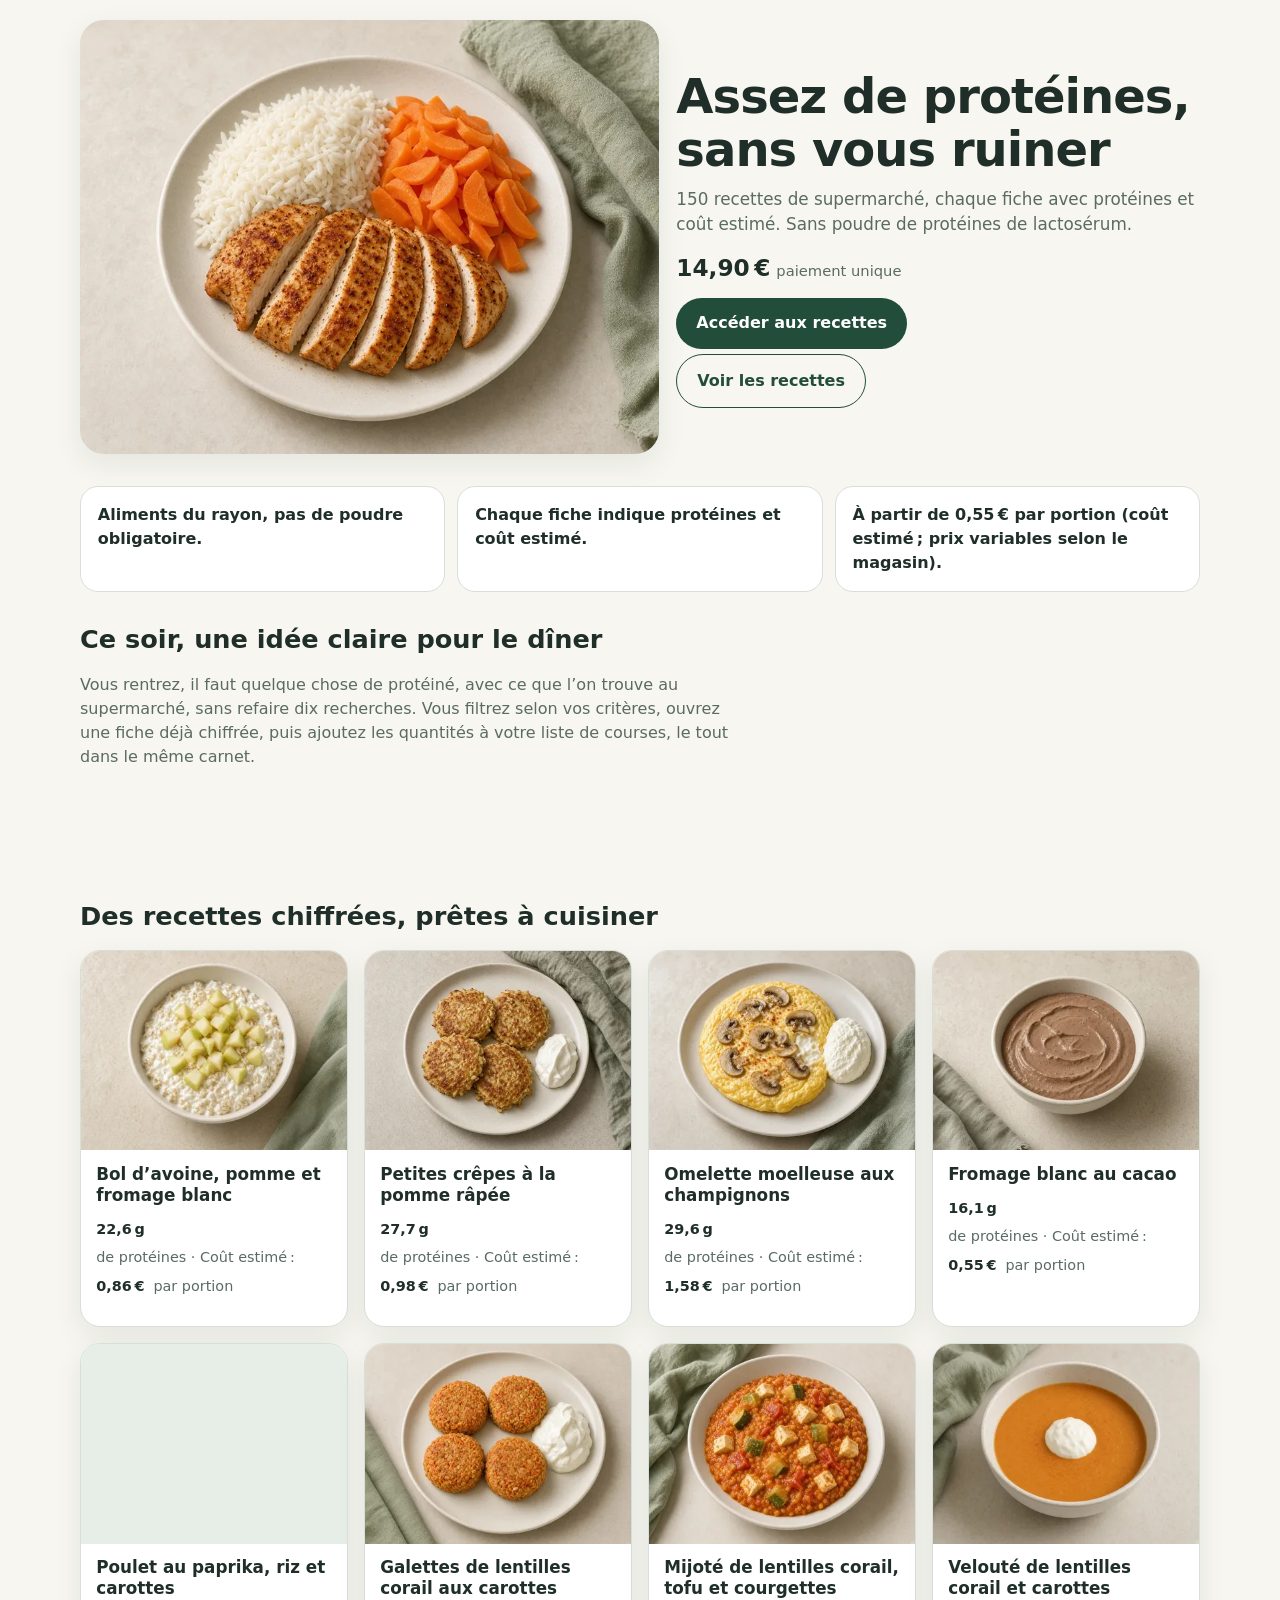
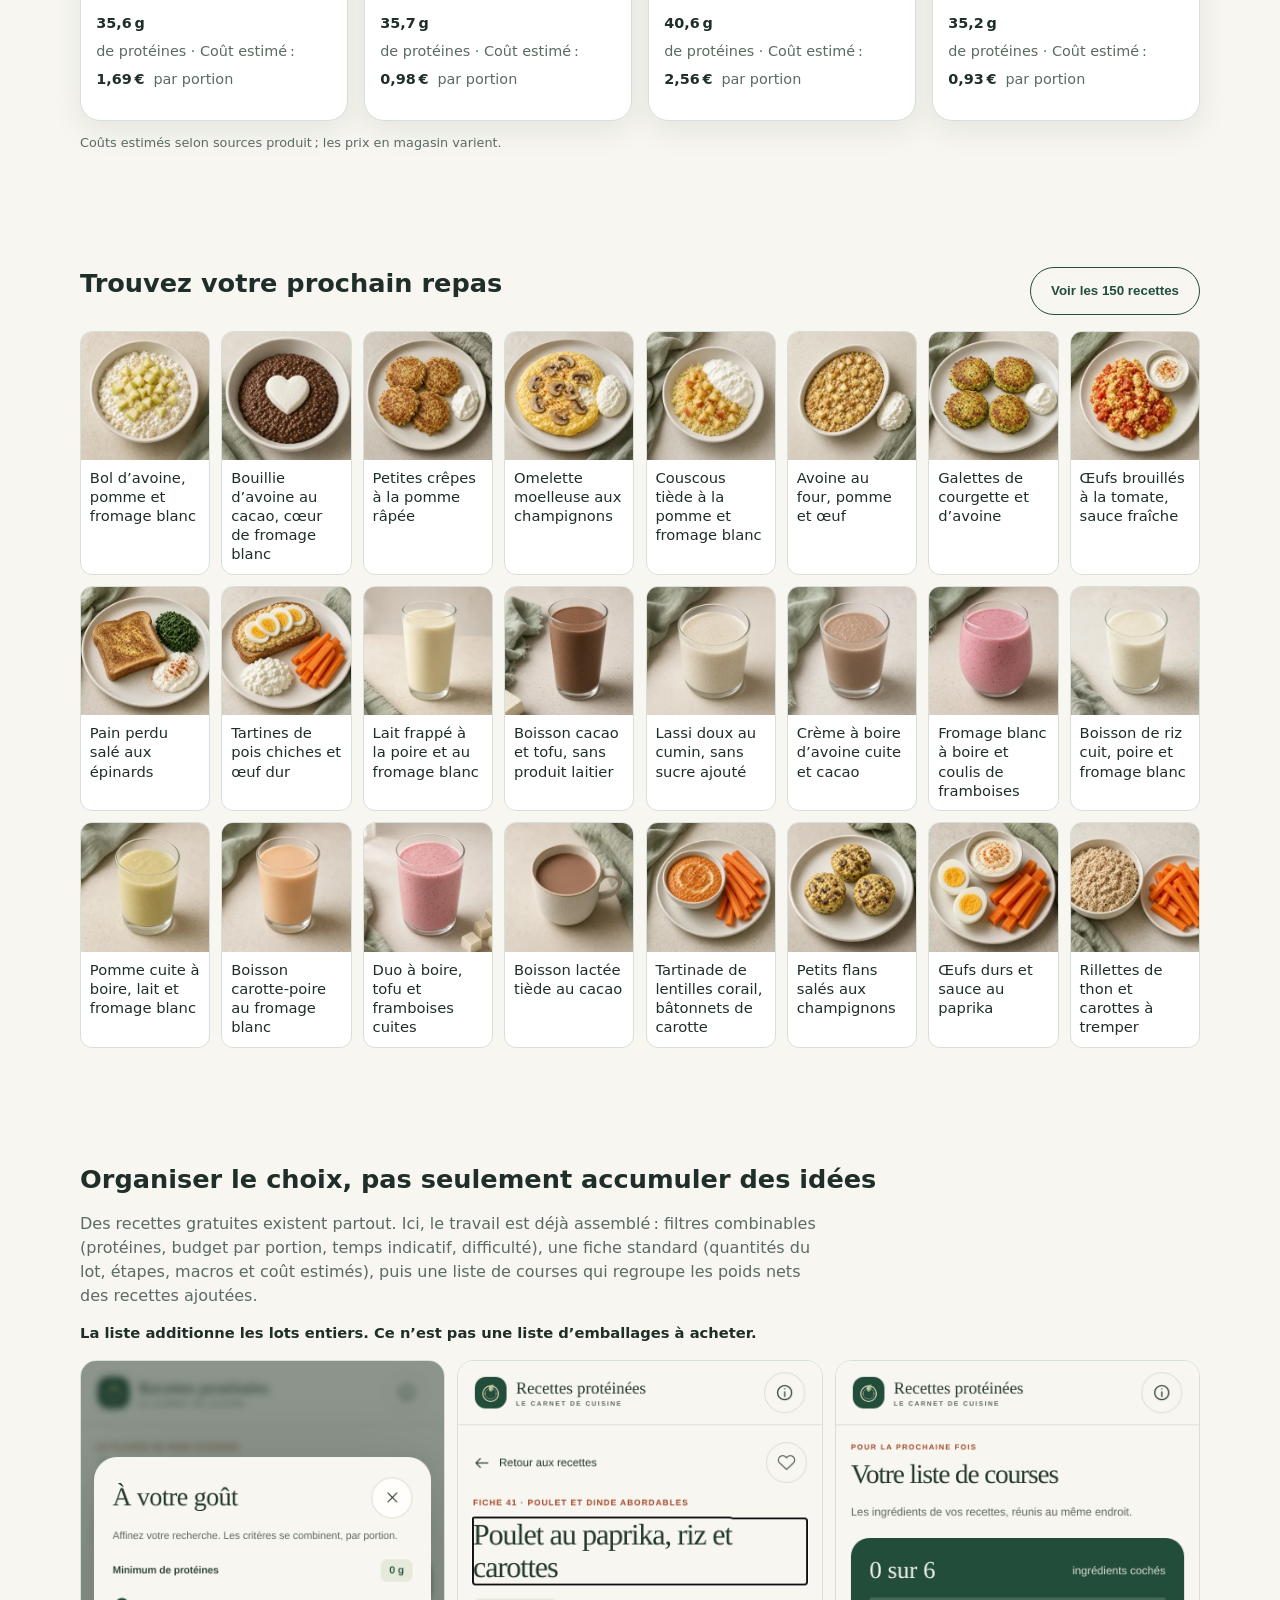
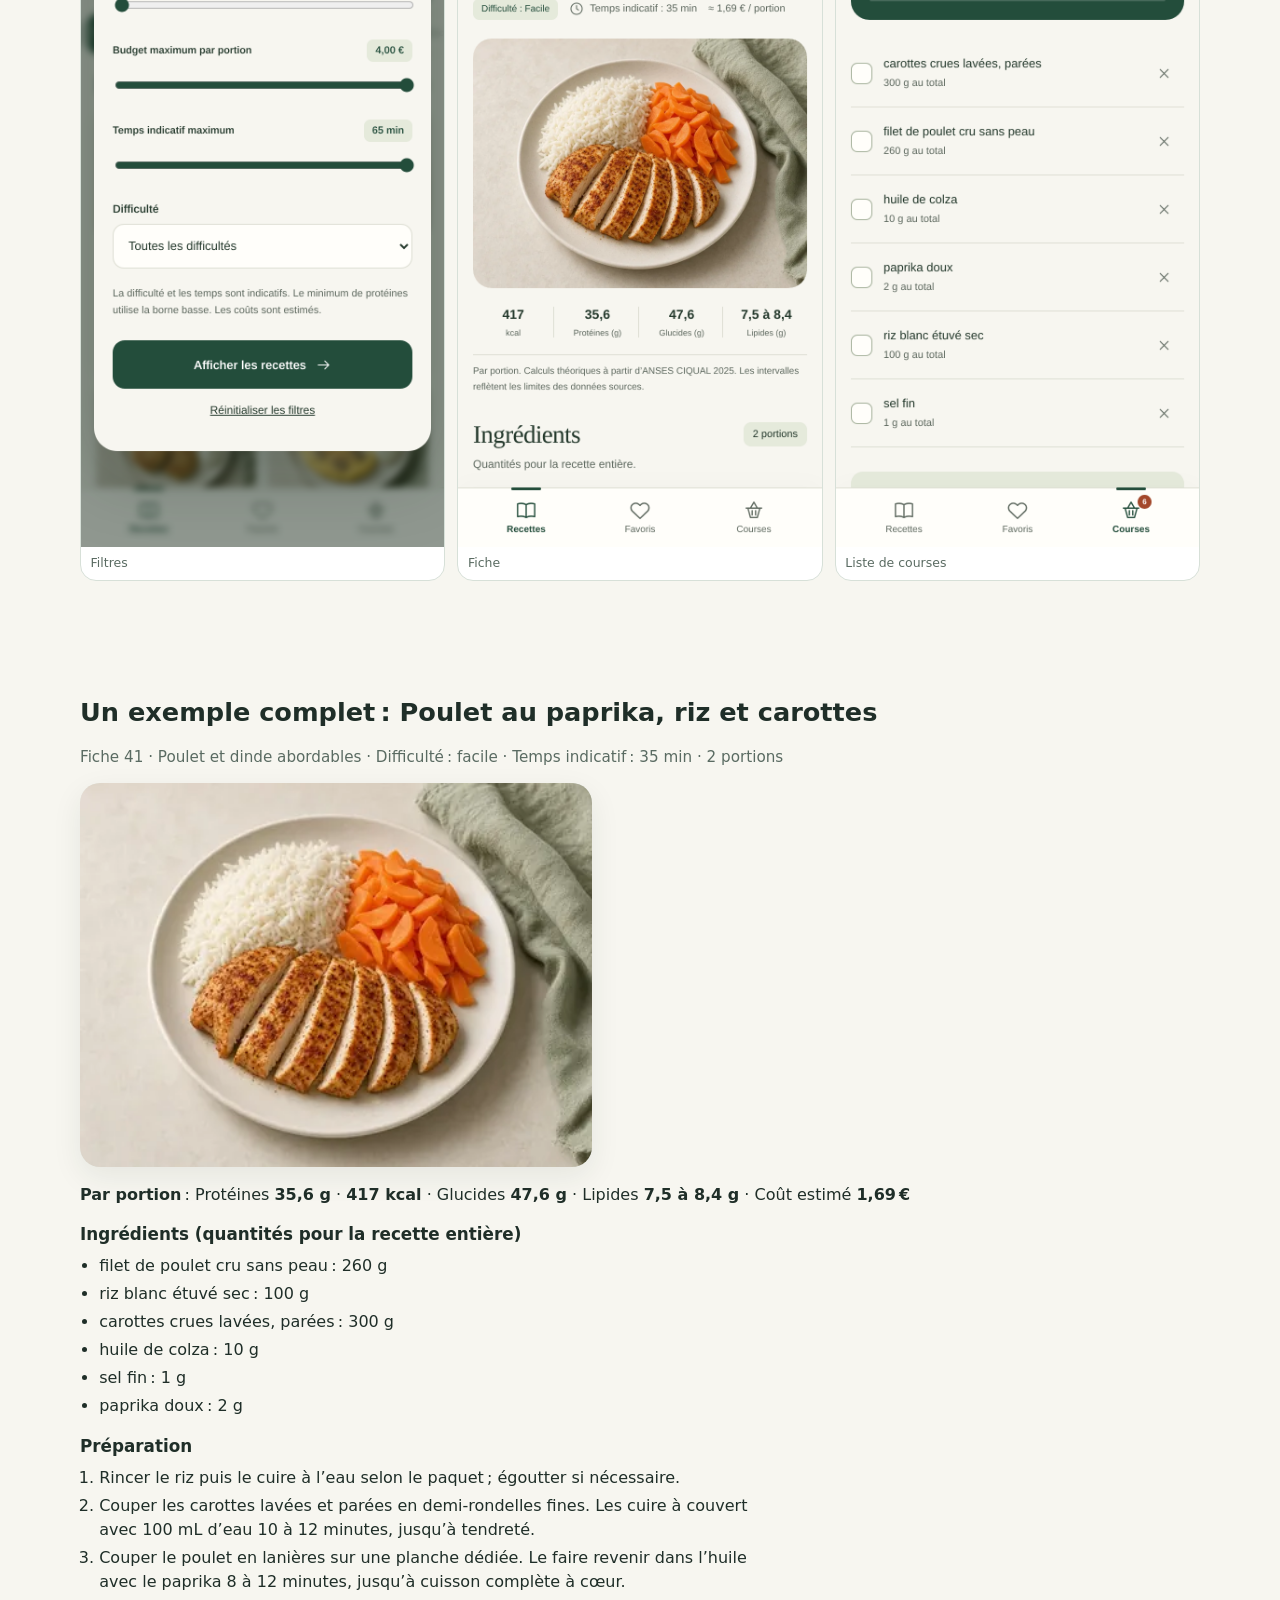
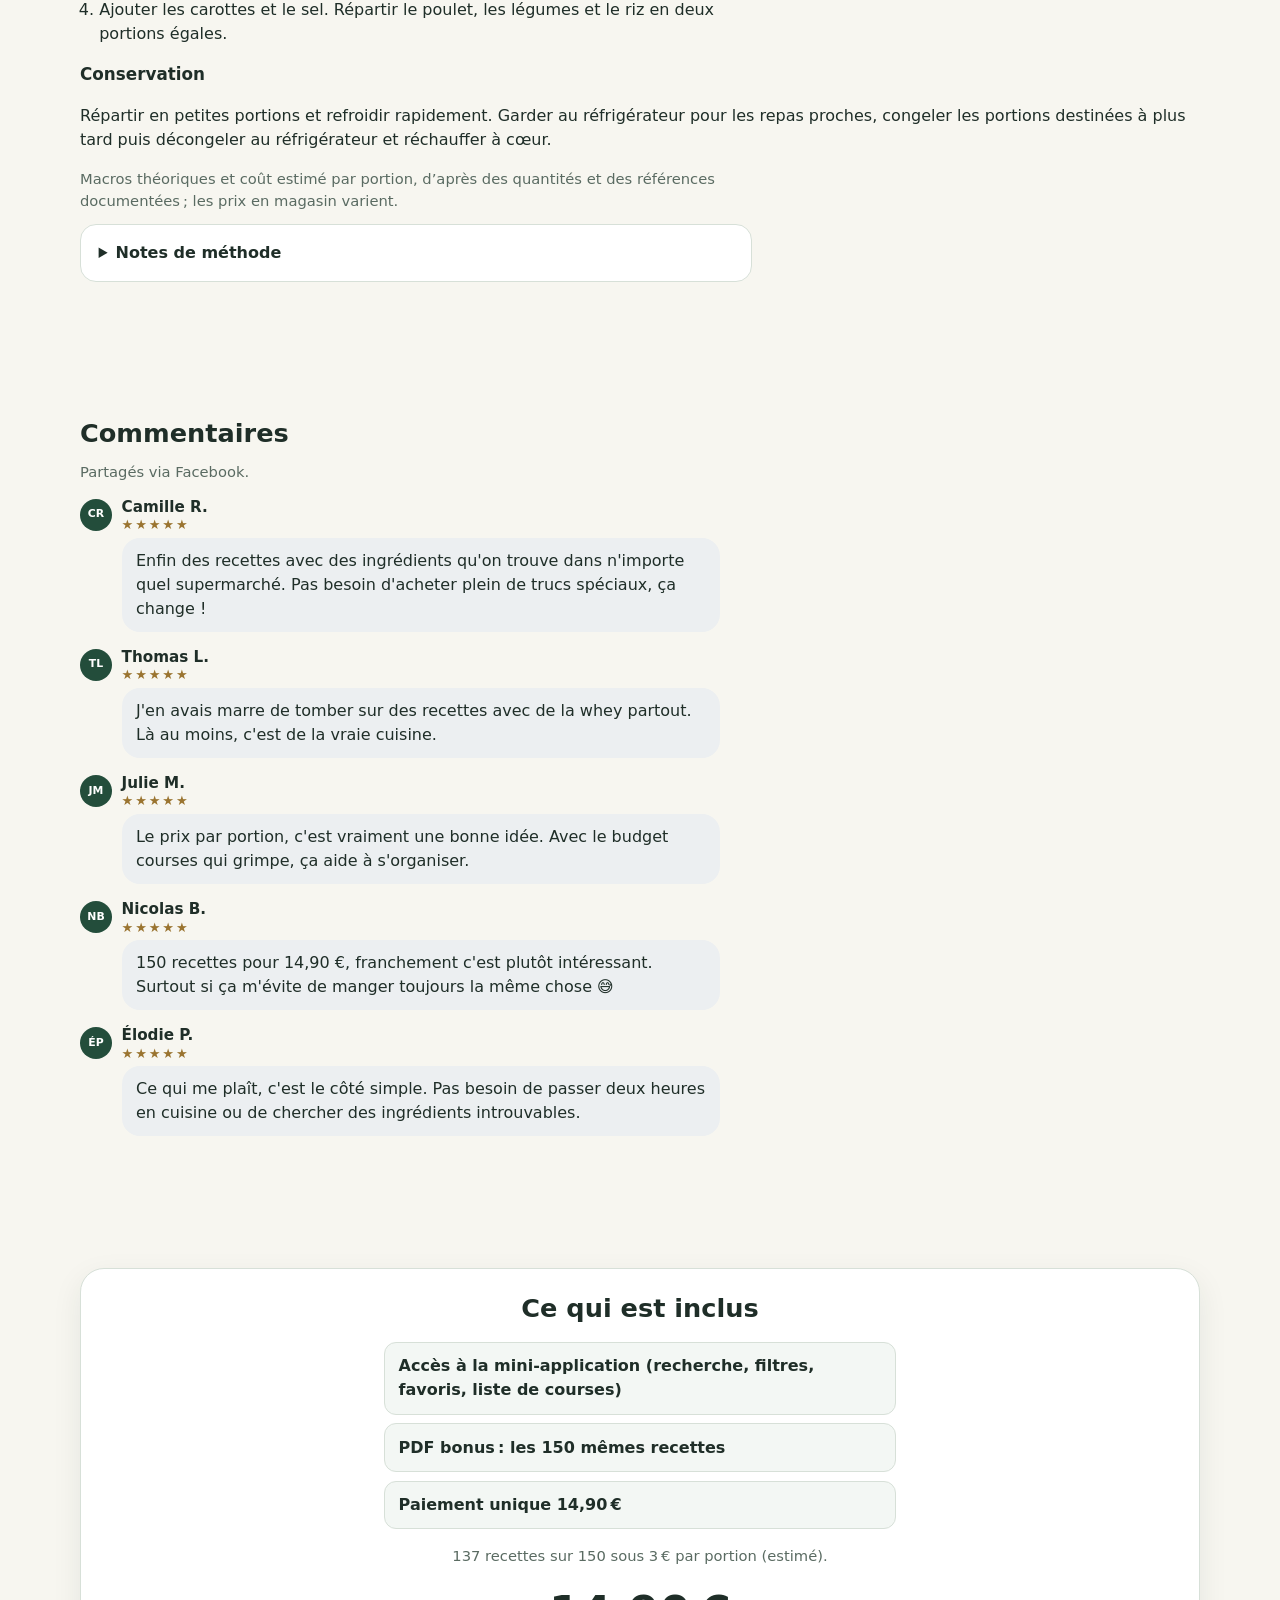
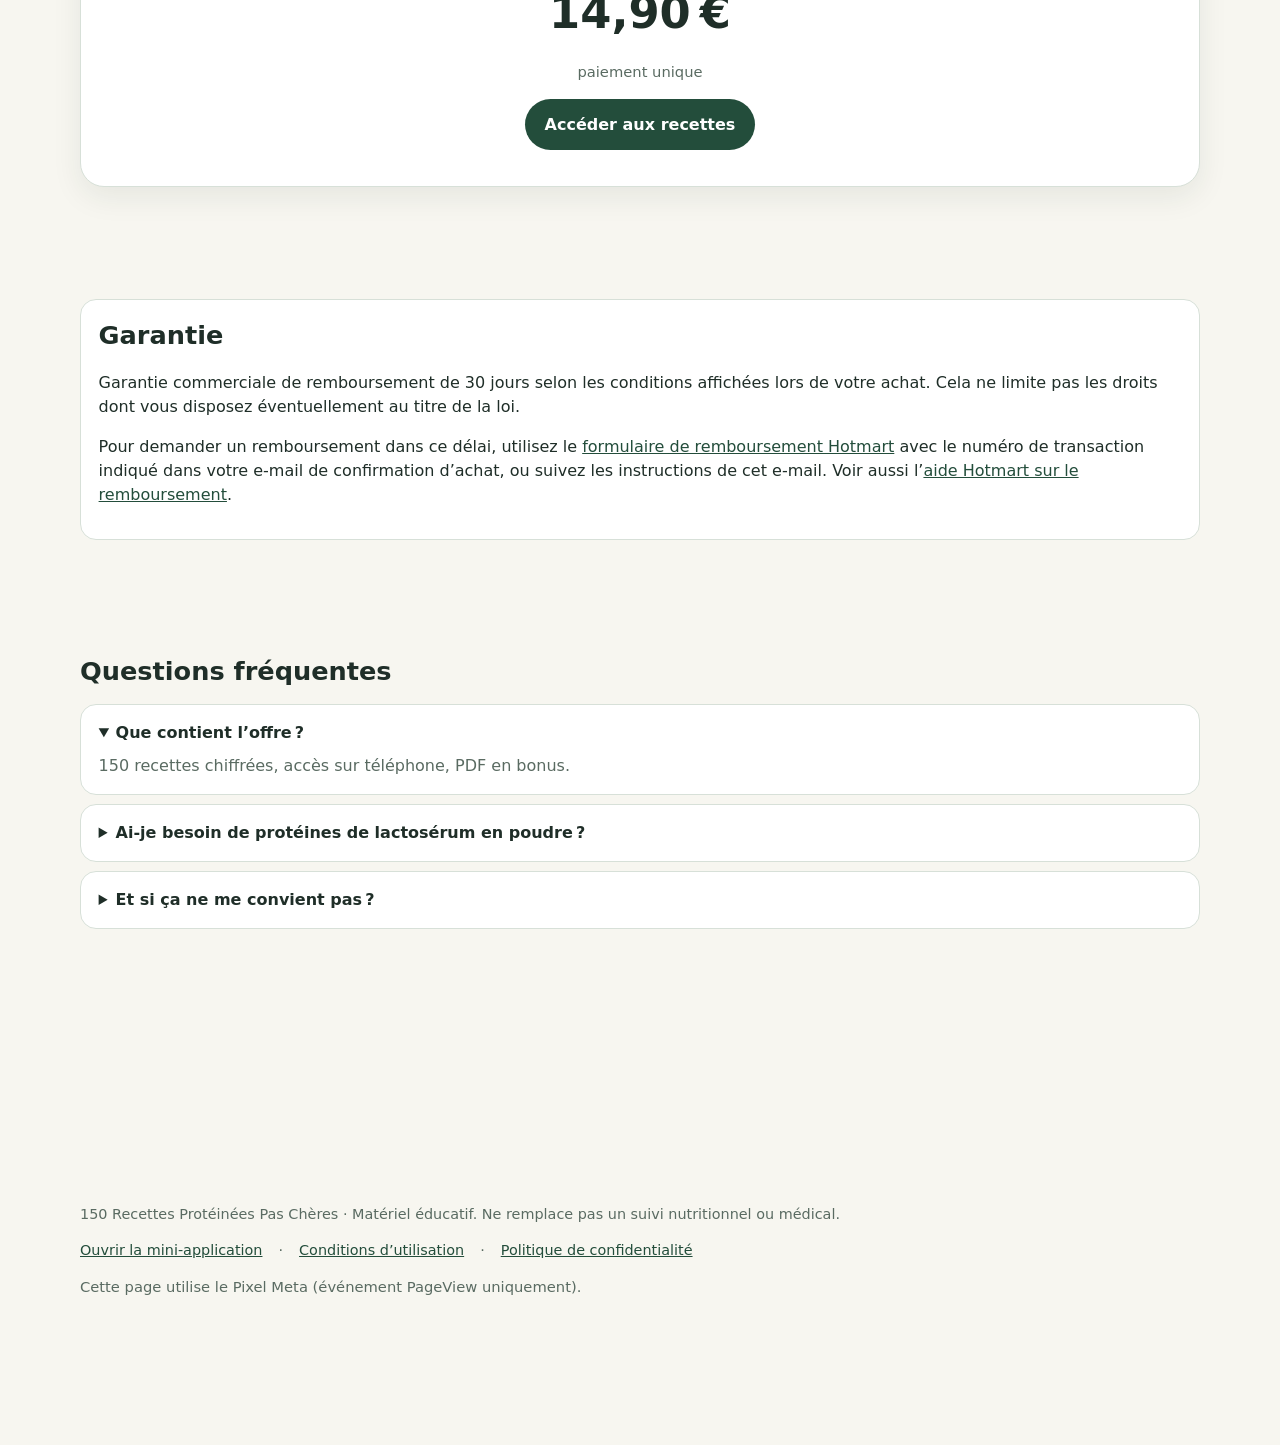
<file: index.html>
<!doctype html>
<html lang="fr-FR">
<head>
<meta charset="utf-8">
<meta name="viewport" content="width=device-width, initial-scale=1">
<title>Assez de protéines, sans vous ruiner</title>
<meta name="description" content="150 recettes de supermarché, chaque fiche avec protéines et coût estimé. Sans poudre de protéines de lactosérum. 14,90 €.">
<meta name="robots" content="noindex,nofollow">
<link rel="icon" type="image/svg+xml" href="img/favicon.svg">
<link rel="stylesheet" href="estilo.css">
<script src="site-config.js"></script>
<script>
(function(){
  var c=window.SITE_CONFIG||{};
  var id=c.pixelId||'';
  if(!id||/PENDENTE/i.test(id)||window.__lpMetaPageView===id)return;
  window.__lpMetaPageView=id;
  !function(f,b,e,v,n,t,s){if(f.fbq)return;n=f.fbq=function(){n.callMethod?n.callMethod.apply(n,arguments):n.queue.push(arguments)};if(!f._fbq)f._fbq=n;n.push=n;n.loaded=!0;n.version='2.0';n.queue=[];t=b.createElement(e);t.async=!0;t.src=v;s=b.getElementsByTagName(e)[0];s.parentNode.insertBefore(t,s)}(window,document,'script','https://connect.facebook.net/en_US/fbevents.js');
  fbq('init',id);fbq('track','PageView');
})();
</script>
</head>
<body>
<main>
<section class="hero" id="topo">
  <div class="wrap hero-grid">
    <figure>
      <img src="img/recettes/41.webp" srcset="img/thumbs/41.webp 400w, img/recettes/41.webp 800w" sizes="(max-width:860px) 100vw, 50vw" width="800" height="600" alt="Poulet au paprika, riz et carottes" fetchpriority="high" decoding="async">
    </figure>
    <div>
      <h1>Assez de protéines, sans vous ruiner</h1>
      <p class="sub">150 recettes de supermarché, chaque fiche avec protéines et coût estimé. Sans poudre de protéines de lactosérum.</p>
      <p class="hero-price"><strong>14,90 €</strong> <span class="micro">paiement unique</span></p>
      <p class="cta-wrap" data-needs-checkout hidden>
        <a class="btn" data-checkout="front" data-cta="hero" hidden>Accéder aux recettes</a>
      </p>
      <p class="cta-wrap"><a class="btn ghost" href="#galerie">Voir les recettes</a></p>
    </div>
  </div>
</section>

<section class="benefits" aria-label="Bénéfices">
  <div class="wrap">
    <ul>
      <li>Aliments du rayon, pas de poudre obligatoire.</li>
      <li>Chaque fiche indique protéines et coût estimé.</li>
      <li>À partir de 0,55 € par portion (coût estimé ; prix variables selon le magasin).</li>
    </ul>
  </div>
</section>

<section class="scene" aria-labelledby="scene-title">
  <div class="wrap">
    <h2 id="scene-title">Ce soir, une idée claire pour le dîner</h2>
    <p>Vous rentrez, il faut quelque chose de protéiné, avec ce que l’on trouve au supermarché, sans refaire dix recherches. Vous filtrez selon vos critères, ouvrez une fiche déjà chiffrée, puis ajoutez les quantités à votre liste de courses, le tout dans le même carnet.</p>
  </div>
</section>

<section class="gallery" id="galerie" aria-label="Galerie vitrine">
  <div class="wrap">
    <h2>Des recettes chiffrées, prêtes à cuisiner</h2>
    <div class="cards">
<article class="card"><div class="media"><img src="img/recettes/1.webp" srcset="img/thumbs/1.webp 400w, img/recettes/1.webp 800w" sizes="(max-width:560px) 100vw, (max-width:980px) 50vw, 25vw" width="800" height="600" alt="Bol d’avoine, pomme et fromage blanc" loading="lazy" decoding="async"></div><div class="body"><h3>Bol d’avoine, pomme et fromage blanc</h3><p class="meta"><strong>22,6 g</strong> de protéines · Coût estimé : <strong>0,86 €</strong> par portion</p></div></article>
<article class="card"><div class="media"><img src="img/recettes/3.webp" srcset="img/thumbs/3.webp 400w, img/recettes/3.webp 800w" sizes="(max-width:560px) 100vw, (max-width:980px) 50vw, 25vw" width="800" height="600" alt="Petites crêpes à la pomme râpée" loading="lazy" decoding="async"></div><div class="body"><h3>Petites crêpes à la pomme râpée</h3><p class="meta"><strong>27,7 g</strong> de protéines · Coût estimé : <strong>0,98 €</strong> par portion</p></div></article>
<article class="card"><div class="media"><img src="img/recettes/4.webp" srcset="img/thumbs/4.webp 400w, img/recettes/4.webp 800w" sizes="(max-width:560px) 100vw, (max-width:980px) 50vw, 25vw" width="800" height="600" alt="Omelette moelleuse aux champignons" loading="lazy" decoding="async"></div><div class="body"><h3>Omelette moelleuse aux champignons</h3><p class="meta"><strong>29,6 g</strong> de protéines · Coût estimé : <strong>1,58 €</strong> par portion</p></div></article>
<article class="card"><div class="media"><img src="img/recettes/31.webp" srcset="img/thumbs/31.webp 400w, img/recettes/31.webp 800w" sizes="(max-width:560px) 100vw, (max-width:980px) 50vw, 25vw" width="800" height="600" alt="Fromage blanc au cacao" loading="lazy" decoding="async"></div><div class="body"><h3>Fromage blanc au cacao</h3><p class="meta"><strong>16,1 g</strong> de protéines · Coût estimé : <strong>0,55 €</strong> par portion</p></div></article>
<article class="card"><div class="media"><img src="img/recettes/41.webp" srcset="img/thumbs/41.webp 400w, img/recettes/41.webp 800w" sizes="(max-width:560px) 100vw, (max-width:980px) 50vw, 25vw" width="800" height="600" alt="Poulet au paprika, riz et carottes" loading="eager" decoding="async" fetchpriority="high"></div><div class="body"><h3>Poulet au paprika, riz et carottes</h3><p class="meta"><strong>35,6 g</strong> de protéines · Coût estimé : <strong>1,69 €</strong> par portion</p></div></article>
<article class="card"><div class="media"><img src="img/recettes/71.webp" srcset="img/thumbs/71.webp 400w, img/recettes/71.webp 800w" sizes="(max-width:560px) 100vw, (max-width:980px) 50vw, 25vw" width="800" height="600" alt="Galettes de lentilles corail aux carottes" loading="lazy" decoding="async"></div><div class="body"><h3>Galettes de lentilles corail aux carottes</h3><p class="meta"><strong>35,7 g</strong> de protéines · Coût estimé : <strong>0,98 €</strong> par portion</p></div></article>
<article class="card"><div class="media"><img src="img/recettes/77.webp" srcset="img/thumbs/77.webp 400w, img/recettes/77.webp 800w" sizes="(max-width:560px) 100vw, (max-width:980px) 50vw, 25vw" width="800" height="600" alt="Mijoté de lentilles corail, tofu et courgettes" loading="lazy" decoding="async"></div><div class="body"><h3>Mijoté de lentilles corail, tofu et courgettes</h3><p class="meta"><strong>40,6 g</strong> de protéines · Coût estimé : <strong>2,56 €</strong> par portion</p></div></article>
<article class="card"><div class="media"><img src="img/recettes/141.webp" srcset="img/thumbs/141.webp 400w, img/recettes/141.webp 800w" sizes="(max-width:560px) 100vw, (max-width:980px) 50vw, 25vw" width="800" height="600" alt="Velouté de lentilles corail et carottes" loading="lazy" decoding="async"></div><div class="body"><h3>Velouté de lentilles corail et carottes</h3><p class="meta"><strong>35,2 g</strong> de protéines · Coût estimé : <strong>0,93 €</strong> par portion</p></div></article>
    </div>
    <p class="legend">Coûts estimés selon sources produit ; les prix en magasin varient.</p>
  </div>
</section>

<section class="catalog" aria-labelledby="catalog-title">
  <div class="wrap">
    <div class="catalog-head">
      <h2 id="catalog-title">Trouvez votre prochain repas</h2>
      <button type="button" class="btn ghost" id="toggle-grid" aria-expanded="false" aria-controls="grid150">Voir les 150 recettes</button>
    </div>
    <div class="grid150" id="grid150"></div>
  </div>
</section>

<section class="demo" aria-labelledby="demo-title">
  <div class="wrap">
    <h2 id="demo-title">Organiser le choix, pas seulement accumuler des idées</h2>
    <p>Des recettes gratuites existent partout. Ici, le travail est déjà assemblé : filtres combinables (protéines, budget par portion, temps indicatif, difficulté), une fiche standard (quantités du lot, étapes, macros et coût estimés), puis une liste de courses qui regroupe les poids nets des recettes ajoutées.</p>
    <p class="micro demo-micro">La liste additionne les lots entiers. Ce n’est pas une liste d’emballages à acheter.</p>
    <div class="shots shots-3">
      <figure><img loading="lazy" decoding="async" src="img/app-05-filtres.png" width="390" height="844" alt="Filtres"><figcaption>Filtres</figcaption></figure>
      <figure><img loading="lazy" decoding="async" src="img/app-07-fiche.png" width="390" height="844" alt="Fiche"><figcaption>Fiche</figcaption></figure>
      <figure><img loading="lazy" decoding="async" src="img/app-10-courses.png" width="390" height="844" alt="Liste de courses"><figcaption>Liste de courses</figcaption></figure>
    </div>
  </div>
</section>

<section class="exemple" id="exemple-41" aria-labelledby="exemple-title">
  <div class="wrap">
    <h2 id="exemple-title">Un exemple complet : Poulet au paprika, riz et carottes</h2>
    <p class="exemple-meta">Fiche 41 · Poulet et dinde abordables · Difficulté : facile · Temps indicatif : 35 min · 2 portions</p>
    <figure class="exemple-visuel">
      <img src="img/recettes/41.webp" srcset="img/thumbs/41.webp 400w, img/recettes/41.webp 800w" sizes="(max-width:860px) 100vw, 480px" width="800" height="600" alt="Poulet au paprika, riz et carottes" loading="lazy" decoding="async">
    </figure>
    <p class="exemple-macros"><strong>Par portion</strong> : Protéines <strong>35,6 g</strong> · <strong>417 kcal</strong> · Glucides <strong>47,6 g</strong> · Lipides <strong>7,5 à 8,4 g</strong> · Coût estimé <strong>1,69 €</strong></p>
    <h3 class="exemple-sub">Ingrédients (quantités pour la recette entière)</h3>
    <ul class="exemple-ing">
      <li>filet de poulet cru sans peau : 260 g</li>
      <li>riz blanc étuvé sec : 100 g</li>
      <li>carottes crues lavées, parées : 300 g</li>
      <li>huile de colza : 10 g</li>
      <li>sel fin : 1 g</li>
      <li>paprika doux : 2 g</li>
    </ul>
    <h3 class="exemple-sub">Préparation</h3>
    <ol class="exemple-steps">
      <li>Rincer le riz puis le cuire à l’eau selon le paquet ; égoutter si nécessaire.</li>
      <li>Couper les carottes lavées et parées en demi-rondelles fines. Les cuire à couvert avec 100 mL d’eau 10 à 12 minutes, jusqu’à tendreté.</li>
      <li>Couper le poulet en lanières sur une planche dédiée. Le faire revenir dans l’huile avec le paprika 8 à 12 minutes, jusqu’à cuisson complète à cœur.</li>
      <li>Ajouter les carottes et le sel. Répartir le poulet, les légumes et le riz en deux portions égales.</li>
    </ol>
    <h3 class="exemple-sub">Conservation</h3>
    <p>Répartir en petites portions et refroidir rapidement. Garder au réfrigérateur pour les repas proches, congeler les portions destinées à plus tard puis décongeler au réfrigérateur et réchauffer à cœur.</p>
    <p class="exemple-methode">Macros théoriques et coût estimé par portion, d’après des quantités et des références documentées ; les prix en magasin varient.</p>
    <details class="exemple-notes">
      <summary>Notes de méthode</summary>
      <div class="resp">Macros calculées à partir de la table CIQUAL 2025 (ANSES, Licence Ouverte 2.0) : somme (grammes × nutriment/100) divisée par le nombre de portions. Coût estimé : somme (grammes × prix de référence / masse commerciale, avec rendements documentés) divisée par les portions. Eau, énergie et équipement exclus. Ces recettes n’ont pas été testées en cuisine. Ce n’est pas un avis médical.</div>
    </details>
  </div>
</section>

<section class="commentaires" id="commentaires" aria-labelledby="commentaires-title">
  <div class="wrap">
    <h2 id="commentaires-title">Commentaires</h2>
    <p class="micro commentaires-source">Partagés via Facebook.</p>
    <ul class="commentaires-list">
      <li>
        <article class="commentaire">
          <div class="commentaire-tete">
            <span class="commentaire-avatar" aria-hidden="true">CR</span>
            <div>
              <p class="commentaire-nom">Camille R.</p>
              <p class="etoiles" role="img" aria-label="5 sur 5"><span aria-hidden="true">★★★★★</span></p>
            </div>
          </div>
          <blockquote class="commentaire-bulle">
            <p>Enfin des recettes avec des ingrédients qu'on trouve dans n'importe quel supermarché. Pas besoin d'acheter plein de trucs spéciaux, ça change !</p>
          </blockquote>
        </article>
      </li>
      <li>
        <article class="commentaire">
          <div class="commentaire-tete">
            <span class="commentaire-avatar" aria-hidden="true">TL</span>
            <div>
              <p class="commentaire-nom">Thomas L.</p>
              <p class="etoiles" role="img" aria-label="5 sur 5"><span aria-hidden="true">★★★★★</span></p>
            </div>
          </div>
          <blockquote class="commentaire-bulle">
            <p>J'en avais marre de tomber sur des recettes avec de la whey partout. Là au moins, c'est de la vraie cuisine.</p>
          </blockquote>
        </article>
      </li>
      <li>
        <article class="commentaire">
          <div class="commentaire-tete">
            <span class="commentaire-avatar" aria-hidden="true">JM</span>
            <div>
              <p class="commentaire-nom">Julie M.</p>
              <p class="etoiles" role="img" aria-label="5 sur 5"><span aria-hidden="true">★★★★★</span></p>
            </div>
          </div>
          <blockquote class="commentaire-bulle">
            <p>Le prix par portion, c'est vraiment une bonne idée. Avec le budget courses qui grimpe, ça aide à s'organiser.</p>
          </blockquote>
        </article>
      </li>
      <li>
        <article class="commentaire">
          <div class="commentaire-tete">
            <span class="commentaire-avatar" aria-hidden="true">NB</span>
            <div>
              <p class="commentaire-nom">Nicolas B.</p>
              <p class="etoiles" role="img" aria-label="5 sur 5"><span aria-hidden="true">★★★★★</span></p>
            </div>
          </div>
          <blockquote class="commentaire-bulle">
            <p>150 recettes pour 14,90 €, franchement c'est plutôt intéressant. Surtout si ça m'évite de manger toujours la même chose 😅</p>
          </blockquote>
        </article>
      </li>
      <li>
        <article class="commentaire">
          <div class="commentaire-tete">
            <span class="commentaire-avatar" aria-hidden="true">ÉP</span>
            <div>
              <p class="commentaire-nom">Élodie P.</p>
              <p class="etoiles" role="img" aria-label="5 sur 5"><span aria-hidden="true">★★★★★</span></p>
            </div>
          </div>
          <blockquote class="commentaire-bulle">
            <p>Ce qui me plaît, c'est le côté simple. Pas besoin de passer deux heures en cuisine ou de chercher des ingrédients introuvables.</p>
          </blockquote>
        </article>
      </li>
    </ul>
  </div>
</section>

<section class="offer" id="offre">
  <div class="wrap">
    <div class="offer-box">
      <h2>Ce qui est inclus</h2>
      <ul class="stack">
        <li>Accès à la mini-application (recherche, filtres, favoris, liste de courses)</li>
        <li>PDF bonus : les 150 mêmes recettes</li>
        <li>Paiement unique <strong>14,90 €</strong></li>
      </ul>
      <p class="micro stack-note">137 recettes sur 150 sous 3 € par portion (estimé).</p>
      <p class="preco">14,90 €</p>
      <p class="micro">paiement unique</p>
      <p class="cta-wrap" style="margin-top:1rem" data-needs-checkout hidden>
        <a class="btn" data-checkout="front" data-cta="offre" hidden>Accéder aux recettes</a>
      </p>
    </div>
  </div>
</section>

<section class="garantie">
  <div class="wrap">
    <div class="garantie-box">
      <h2>Garantie</h2>
      <p>Garantie commerciale de remboursement de 30 jours selon les conditions affichées lors de votre achat. Cela ne limite pas les droits dont vous disposez éventuellement au titre de la loi.</p>
      <p>Pour demander un remboursement dans ce délai, utilisez le <a href="https://refund.hotmart.com/" rel="noopener noreferrer" target="_blank">formulaire de remboursement Hotmart</a> avec le numéro de transaction indiqué dans votre e-mail de confirmation d’achat, ou suivez les instructions de cet e-mail. Voir aussi l’<a href="https://help.hotmart.com/fr/article/360061973392/comment-demander-le-remboursement-de-mon-achat-" rel="noopener noreferrer" target="_blank">aide Hotmart sur le remboursement</a>.</p>
    </div>
  </div>
</section>

<section class="faq" aria-label="Questions fréquentes">
  <div class="wrap">
    <h2>Questions fréquentes</h2>
    <details open><summary>Que contient l’offre ?</summary><div class="resp">150 recettes chiffrées, accès sur téléphone, PDF en bonus.</div></details>
    <details><summary>Ai-je besoin de protéines de lactosérum en poudre ?</summary><div class="resp">Non. Les recettes partent d’aliments de supermarché, sans ajout de poudre de protéines de lactosérum.</div></details>
    <details><summary>Et si ça ne me convient pas ?</summary><div class="resp">Garantie commerciale de remboursement de 30 jours selon les conditions affichées lors de votre achat, sans préjudice de vos droits légaux éventuels. Pour en faire la demande, utilisez le <a href="https://refund.hotmart.com/" rel="noopener noreferrer" target="_blank">formulaire de remboursement Hotmart</a> avec le numéro de transaction de votre e-mail de confirmation d’achat, ou suivez les instructions de cet e-mail (<a href="https://help.hotmart.com/fr/article/360061973392/comment-demander-le-remboursement-de-mon-achat-" rel="noopener noreferrer" target="_blank">aide Hotmart</a>).</div></details>
  </div>
</section>

</main>

<footer>
  <div class="wrap">
    <p>150 Recettes Protéinées Pas Chères · Matériel éducatif. Ne remplace pas un suivi nutritionnel ou médical.</p>
    <p class="links"><a data-app-link hidden>Ouvrir la mini-application</a><span data-app-sep hidden> · </span><a href="cgv/">Conditions d’utilisation</a><span> · </span><a href="confidentialite/">Politique de confidentialité</a></p>
    <p class="micro" data-pixel-note hidden>Cette page utilise le Pixel Meta (événement PageView uniquement).</p>
  </div>
</footer>

<aside class="barra-compra" hidden aria-hidden="true" inert>
  <div class="dentro">
    <p style="margin:0;font-size:13px;line-height:1.2"><strong>14,90 €</strong><br><span class="micro">paiement unique</span></p>
    <a class="btn" data-checkout="front" data-cta="sticky" tabindex="-1" hidden>Accéder aux recettes</a>
  </div>
</aside>

<script src="typographie.js"></script>
<script>
(function(){
  var c=window.SITE_CONFIG||{};
  var url=(c.checkoutUrl||'').trim();
  var hasCheckout=!!url && !/PENDENTE/i.test(url) && /^https?:\/\//i.test(url);
  function pickTrackingParams(){
    /* Whitelist only: utm_* and fbclid. Never forward off, checkoutMode, email or any other query key.
       Hotmart xcod is whatever the LabOfertas script writes on the link (lv_ + its own session).
       Do not invent a session and do not copy xcod from the landing query: a non-lv value makes that script leave the link untouched. */
    var out=[];
    try{
      var sp=new URLSearchParams(location.search);
      sp.forEach(function(val,key){
        var k=String(key||'');
        var kl=k.toLowerCase();
        if(kl==='fbclid' || kl.indexOf('utm_')===0){
          if(val!=null && String(val)!=='') out.push([k,String(val)]);
        }
      });
    }catch(e){}
    return out;
  }
  function buildCheckoutHref(base){
    var u;
    try{ u=new URL(base); }catch(e){ return base; }
    pickTrackingParams().forEach(function(pair){
      u.searchParams.set(pair[0], pair[1]);
    });
    return u.toString();
  }
  function applyCheckoutHref(a){
    if(!hasCheckout){ a.removeAttribute('href'); a.hidden=true; return; }
    a.href=buildCheckoutHref(url); a.hidden=false; a.removeAttribute('aria-disabled');
  }
  document.querySelectorAll('[data-needs-checkout]').forEach(function(el){
    el.hidden=!hasCheckout;
  });
  document.querySelectorAll('[data-checkout="front"]').forEach(applyCheckoutHref);
  var appUrl=(c.appUrl||'').trim();
  var appLink=document.querySelector('[data-app-link]');
  var appSep=document.querySelector('[data-app-sep]');
  if(appLink){
    if(appUrl){ appLink.href=appUrl; appLink.hidden=false; if(appSep) appSep.hidden=false; }
    else { appLink.removeAttribute('href'); appLink.hidden=true; if(appSep) appSep.hidden=true; }
  }
  var bar=document.querySelector('.barra-compra');
  if(bar){
    if(!hasCheckout){
      bar.hidden=true;
      bar.classList.remove('on');
      bar.setAttribute('aria-hidden','true');
      bar.setAttribute('inert','');
      document.documentElement.classList.remove('has-sticky');
    } else {
      /* Clearance stays on so the bar can show and hide without shifting layout.
         The bar itself is on only while no inline purchase CTA is in the viewport. */
      document.documentElement.classList.add('has-sticky');
      var inline=[];
      document.querySelectorAll('[data-checkout="front"]').forEach(function(el){
        if(el.getAttribute('data-cta')!=='sticky') inline.push(el);
      });
      var link=bar.querySelector('a');
      function inlineOnScreen(){
        var h=window.innerHeight||document.documentElement.clientHeight;
        var w=window.innerWidth||document.documentElement.clientWidth;
        for(var i=0;i<inline.length;i++){
          var el=inline[i];
          if(el.hidden) continue;
          var r=el.getBoundingClientRect();
          if(r.width<1||r.height<1) continue;
          if(r.bottom>0&&r.right>0&&r.top<h&&r.left<w) return true;
        }
        return false;
      }
      function syncBar(){
        var show=!inlineOnScreen();
        var shown=bar.classList.contains('on')&&!bar.hidden;
        if(show===shown) return;
        if(show){
          bar.hidden=false;
          bar.classList.add('on');
          bar.setAttribute('aria-hidden','false');
          bar.removeAttribute('inert');
          if(link) link.tabIndex=0;
        }else{
          if(bar.contains(document.activeElement)) document.activeElement.blur();
          if(link) link.tabIndex=-1;
          bar.classList.remove('on');
          bar.setAttribute('aria-hidden','true');
          bar.setAttribute('inert','');
          bar.hidden=true;
        }
      }
      syncBar();
      if(window.IntersectionObserver&&inline.length){
        var io=new IntersectionObserver(function(){ syncBar(); },{threshold:[0]});
        inline.forEach(function(el){ io.observe(el); });
      }
      window.addEventListener('scroll',syncBar,{passive:true});
      window.addEventListener('resize',syncBar);
      window.addEventListener('orientationchange',syncBar);
    }
  }
  if(c.labofertasScript && !/PENDENTE/i.test(c.labofertasScript) && !document.querySelector('script[data-lp-labofertas]')){
    var s=document.createElement('script');
    s.async=true;
    s.src=c.labofertasScript;
    s.setAttribute('data-lp-labofertas','1');
    document.head.appendChild(s);
  }
  if(c.pixelId && !/PENDENTE/i.test(c.pixelId)){
    var note=document.querySelector('[data-pixel-note]'); if(note) note.hidden=false;
  }
  if(c.showIncompleteFaq){
    document.querySelectorAll('[data-incomplete]').forEach(function(el){ el.removeAttribute('data-incomplete'); });
  }

  var grid=document.getElementById('grid150');
  var btn=document.getElementById('toggle-grid');
  var SAMPLE=24;
  var expanded=false;
  var items=[];
  function escAttr(s){
    return String(s==null?'':s)
      .replace(/&/g,'&amp;')
      .replace(/"/g,'&quot;')
      .replace(/</g,'&lt;')
      .replace(/>/g,'&gt;');
  }
  function render(){
    grid.innerHTML=items.map(function(it,idx){
      var hide=(!expanded && idx>=SAMPLE)?' hidden':'';
      return '<article class="tile"'+hide+'><img src="img/thumbs/'+it.id+'.webp" width="200" height="200" alt="'+escAttr(it.alt||it.titre||'')+'" loading="lazy" decoding="async"><span>'+it.titre+'</span></article>';
    }).join('');
  }
  fetch('data/galerie.json').then(function(r){return r.json();}).then(function(data){
    items=data; render();
  }).catch(function(){ grid.textContent=''; });
  btn.addEventListener('click',function(){
    expanded=!expanded;
    btn.setAttribute('aria-expanded', expanded?'true':'false');
    btn.textContent=expanded?'Afficher moins':'Voir les 150 recettes';
    render();
    if(!expanded) grid.scrollIntoView({block:'nearest'});
  });
})();
</script>
</body>
</html>
</file>
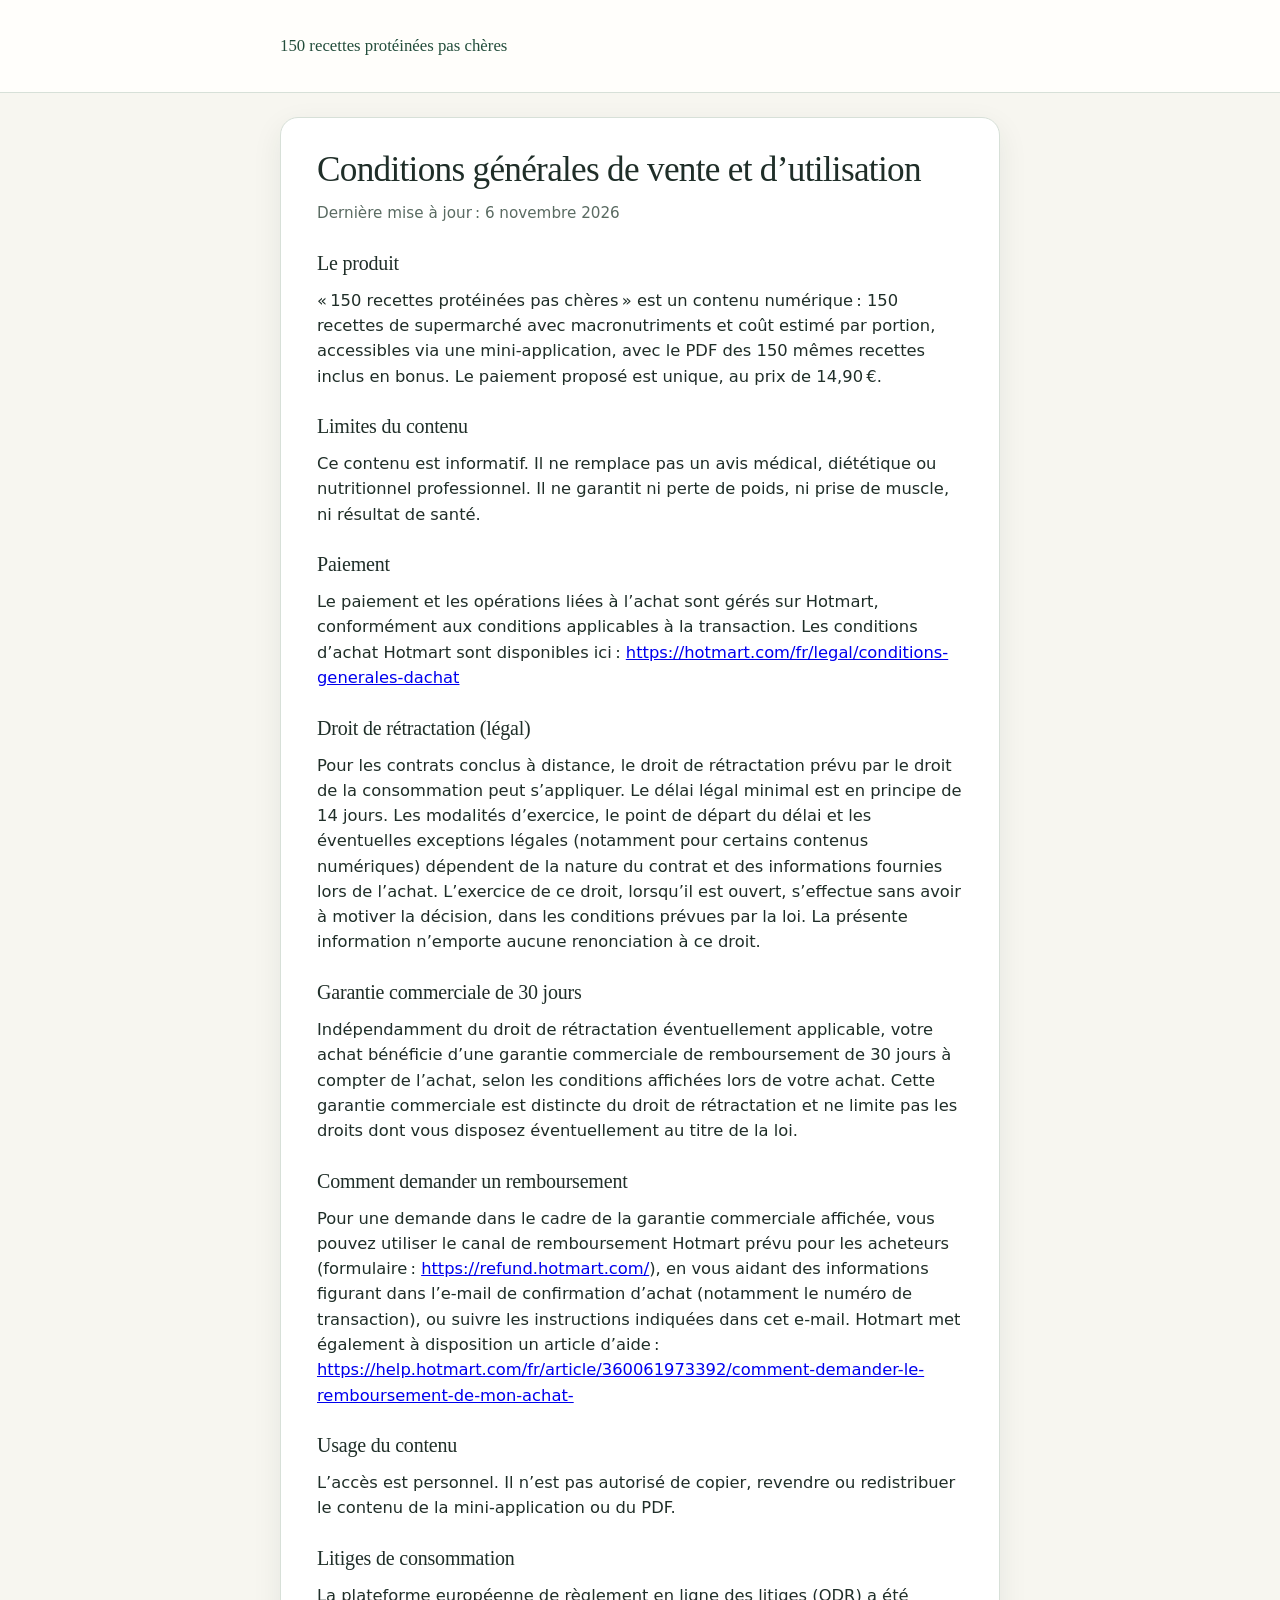
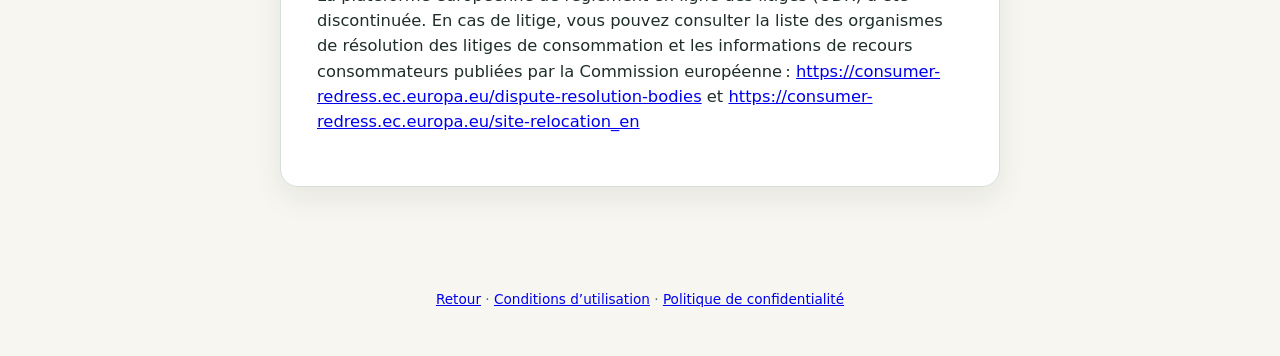
<file: cgv/index.html>
<!doctype html>
<html lang="fr-FR">
<head>
<meta charset="utf-8">
<meta name="viewport" content="width=device-width, initial-scale=1">
<title>Conditions générales de vente et d’utilisation</title>
<meta name="robots" content="noindex,nofollow">
<link rel="stylesheet" href="../estilo-legal.css">
</head>
<body>
<header class="top"><div class="wrap">
<p class="brand">150 recettes protéinées pas chères</p>
</div></header>
<main><div class="wrap"><article class="legal">
<h1>Conditions générales de vente et d’utilisation</h1>
<p class="updated">Dernière mise à jour : 6 novembre 2026</p>
<h2>Le produit</h2>
<p>« 150 recettes protéinées pas chères » est un contenu numérique : 150 recettes de supermarché avec macronutriments et coût estimé par portion, accessibles via une mini-application, avec le PDF des 150 mêmes recettes inclus en bonus. Le paiement proposé est unique, au prix de 14,90 €.</p>
<h2>Limites du contenu</h2>
<p>Ce contenu est informatif. Il ne remplace pas un avis médical, diététique ou nutritionnel professionnel. Il ne garantit ni perte de poids, ni prise de muscle, ni résultat de santé.</p>
<h2>Paiement</h2>
<p>Le paiement et les opérations liées à l’achat sont gérés sur Hotmart, conformément aux conditions applicables à la transaction. Les conditions d’achat Hotmart sont disponibles ici : <a href="https://hotmart.com/fr/legal/conditions-generales-dachat" rel="noopener noreferrer" target="_blank">https://hotmart.com/fr/legal/conditions-generales-dachat</a></p>
<h2>Droit de rétractation (légal)</h2>
<p>Pour les contrats conclus à distance, le droit de rétractation prévu par le droit de la consommation peut s’appliquer. Le délai légal minimal est en principe de 14 jours. Les modalités d’exercice, le point de départ du délai et les éventuelles exceptions légales (notamment pour certains contenus numériques) dépendent de la nature du contrat et des informations fournies lors de l’achat. L’exercice de ce droit, lorsqu’il est ouvert, s’effectue sans avoir à motiver la décision, dans les conditions prévues par la loi. La présente information n’emporte aucune renonciation à ce droit.</p>
<h2>Garantie commerciale de 30 jours</h2>
<p>Indépendamment du droit de rétractation éventuellement applicable, votre achat bénéficie d’une garantie commerciale de remboursement de 30 jours à compter de l’achat, selon les conditions affichées lors de votre achat. Cette garantie commerciale est distincte du droit de rétractation et ne limite pas les droits dont vous disposez éventuellement au titre de la loi.</p>
<h2>Comment demander un remboursement</h2>
<p>Pour une demande dans le cadre de la garantie commerciale affichée, vous pouvez utiliser le canal de remboursement Hotmart prévu pour les acheteurs (formulaire : <a href="https://refund.hotmart.com/" rel="noopener noreferrer" target="_blank">https://refund.hotmart.com/</a>), en vous aidant des informations figurant dans l’e-mail de confirmation d’achat (notamment le numéro de transaction), ou suivre les instructions indiquées dans cet e-mail. Hotmart met également à disposition un article d’aide : <a href="https://help.hotmart.com/fr/article/360061973392/comment-demander-le-remboursement-de-mon-achat-" rel="noopener noreferrer" target="_blank">https://help.hotmart.com/fr/article/360061973392/comment-demander-le-remboursement-de-mon-achat-</a></p>
<h2>Usage du contenu</h2>
<p>L’accès est personnel. Il n’est pas autorisé de copier, revendre ou redistribuer le contenu de la mini-application ou du PDF.</p>
<h2>Litiges de consommation</h2>
<p>La plateforme européenne de règlement en ligne des litiges (ODR) a été discontinuée. En cas de litige, vous pouvez consulter la liste des organismes de résolution des litiges de consommation et les informations de recours consommateurs publiées par la Commission européenne : <a href="https://consumer-redress.ec.europa.eu/dispute-resolution-bodies" rel="noopener noreferrer" target="_blank">https://consumer-redress.ec.europa.eu/dispute-resolution-bodies</a> et <a href="https://consumer-redress.ec.europa.eu/site-relocation_en" rel="noopener noreferrer" target="_blank">https://consumer-redress.ec.europa.eu/site-relocation_en</a></p>
</article></div></main>
<footer class="legal-foot"><div class="wrap">
<p><a href="../">Retour</a> · <a href="../cgv/">Conditions d’utilisation</a> · <a href="../confidentialite/">Politique de confidentialité</a></p>
</div></footer>
</body></html>
</file>
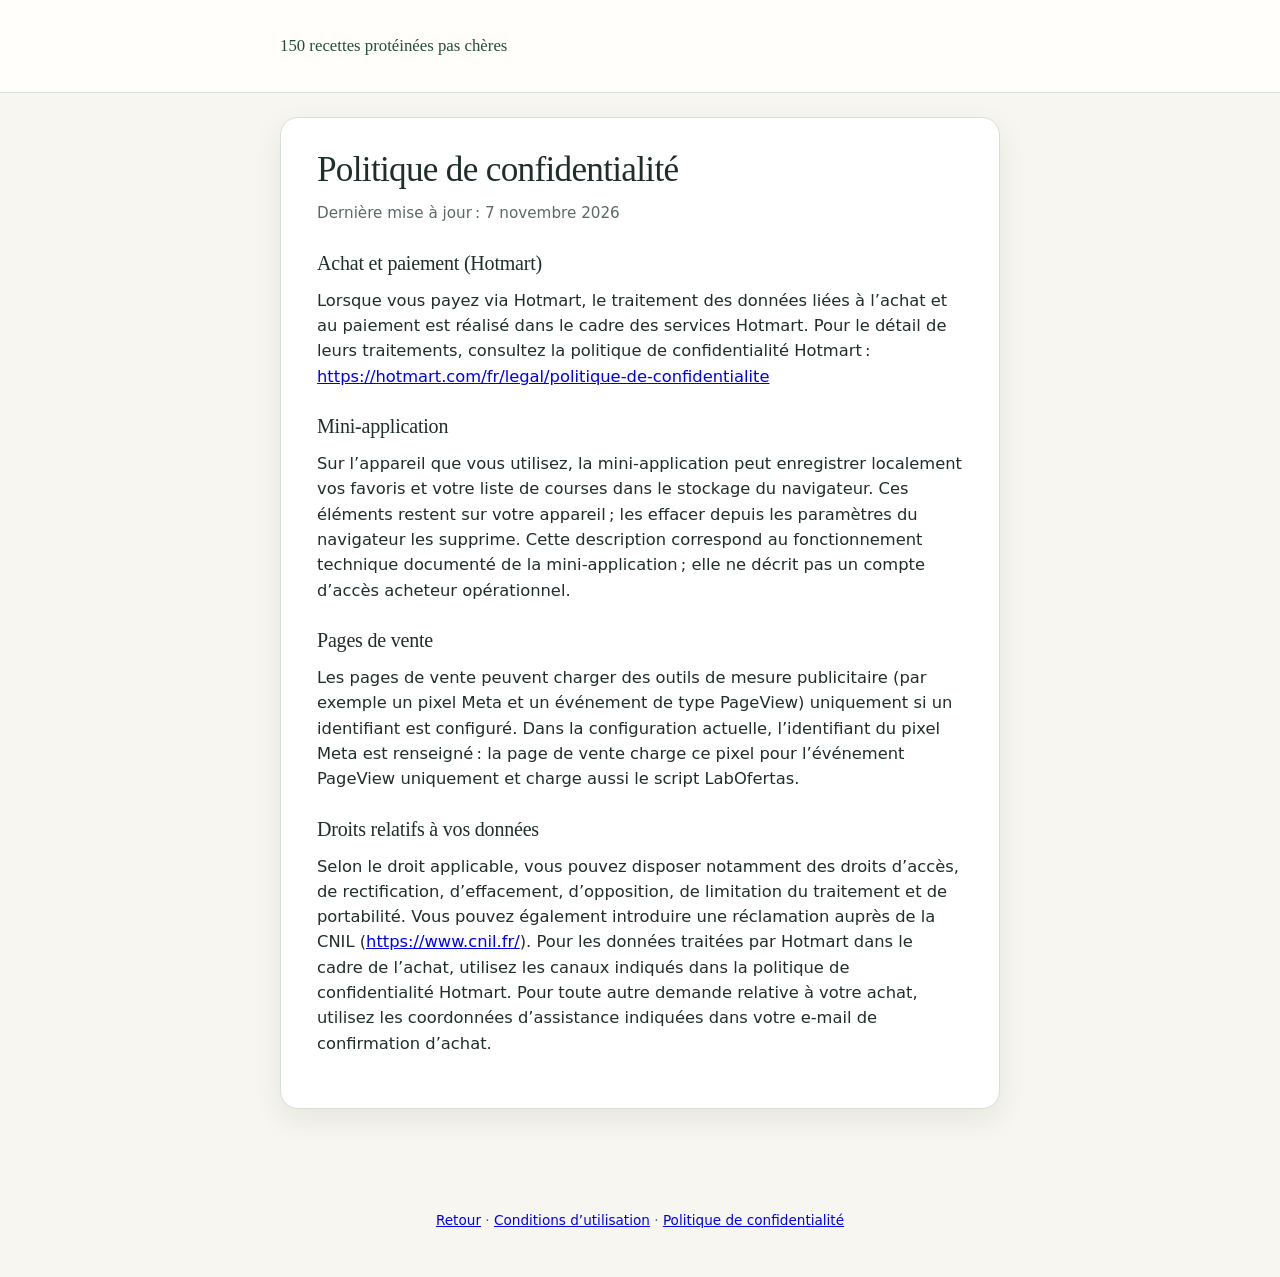
<file: confidentialite/index.html>
<!doctype html>
<html lang="fr-FR">
<head>
<meta charset="utf-8">
<meta name="viewport" content="width=device-width, initial-scale=1">
<title>Politique de confidentialité</title>
<meta name="robots" content="noindex,nofollow">
<link rel="stylesheet" href="../estilo-legal.css">
</head>
<body>
<header class="top"><div class="wrap">
<p class="brand">150 recettes protéinées pas chères</p>
</div></header>
<main><div class="wrap"><article class="legal">
<h1>Politique de confidentialité</h1>
<p class="updated">Dernière mise à jour : 7 novembre 2026</p>
<h2>Achat et paiement (Hotmart)</h2>
<p>Lorsque vous payez via Hotmart, le traitement des données liées à l’achat et au paiement est réalisé dans le cadre des services Hotmart. Pour le détail de leurs traitements, consultez la politique de confidentialité Hotmart : <a href="https://hotmart.com/fr/legal/politique-de-confidentialite" rel="noopener noreferrer" target="_blank">https://hotmart.com/fr/legal/politique-de-confidentialite</a></p>
<h2>Mini-application</h2>
<p>Sur l’appareil que vous utilisez, la mini-application peut enregistrer localement vos favoris et votre liste de courses dans le stockage du navigateur. Ces éléments restent sur votre appareil ; les effacer depuis les paramètres du navigateur les supprime. Cette description correspond au fonctionnement technique documenté de la mini-application ; elle ne décrit pas un compte d’accès acheteur opérationnel.</p>
<h2>Pages de vente</h2>
<p>Les pages de vente peuvent charger des outils de mesure publicitaire (par exemple un pixel Meta et un événement de type PageView) uniquement si un identifiant est configuré. Dans la configuration actuelle, l’identifiant du pixel Meta est renseigné : la page de vente charge ce pixel pour l’événement PageView uniquement et charge aussi le script LabOfertas.</p>
<h2>Droits relatifs à vos données</h2>
<p>Selon le droit applicable, vous pouvez disposer notamment des droits d’accès, de rectification, d’effacement, d’opposition, de limitation du traitement et de portabilité. Vous pouvez également introduire une réclamation auprès de la CNIL (<a href="https://www.cnil.fr/" rel="noopener noreferrer" target="_blank">https://www.cnil.fr/</a>). Pour les données traitées par Hotmart dans le cadre de l’achat, utilisez les canaux indiqués dans la politique de confidentialité Hotmart. Pour toute autre demande relative à votre achat, utilisez les coordonnées d’assistance indiquées dans votre e-mail de confirmation d’achat.</p>
</article></div></main>
<footer class="legal-foot"><div class="wrap">
<p><a href="../">Retour</a> · <a href="../cgv/">Conditions d’utilisation</a> · <a href="../confidentialite/">Politique de confidentialité</a></p>
</div></footer>
</body></html>
</file>
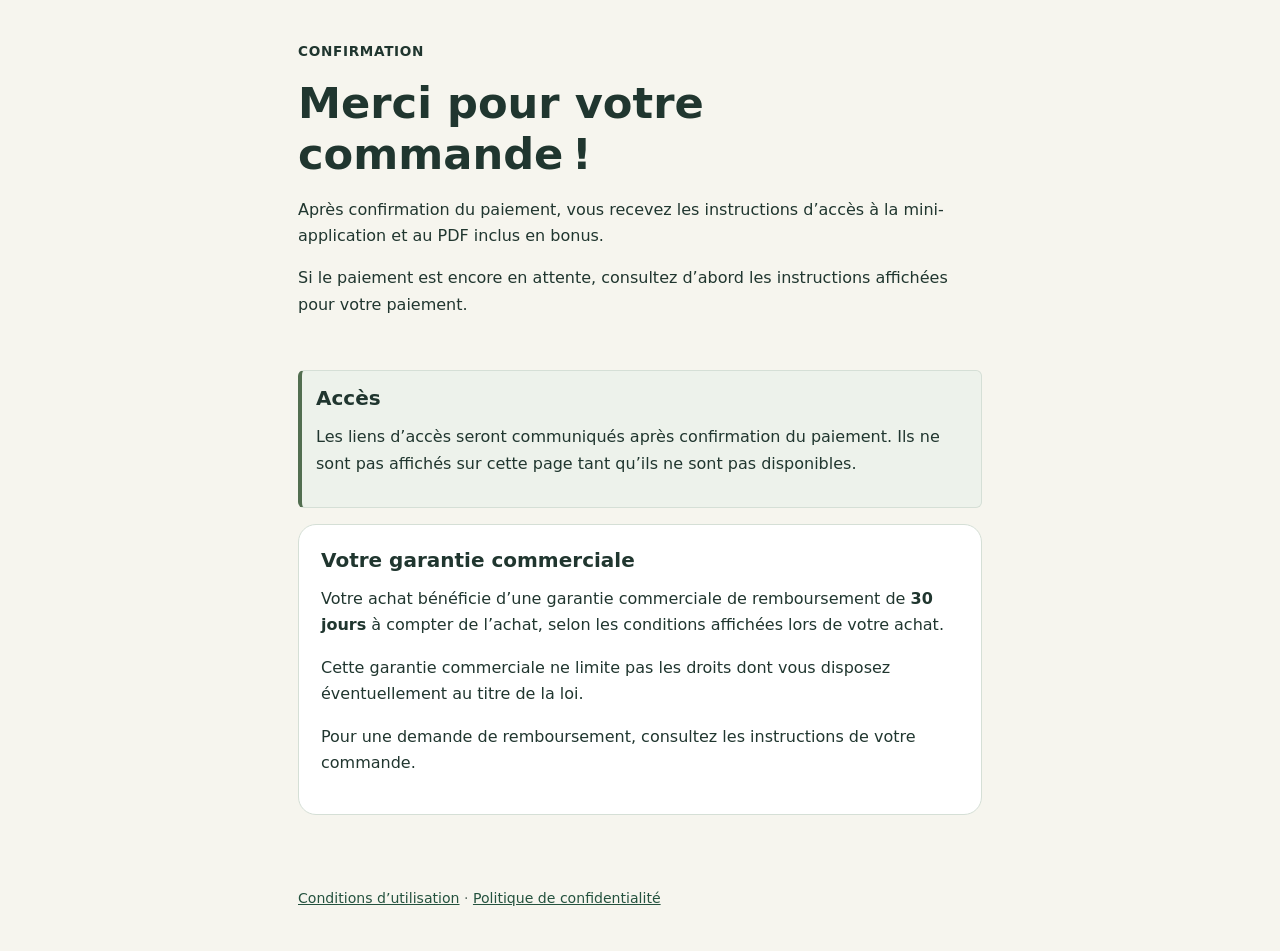
<file: merci/index.html>
<!doctype html>
<html lang="fr">
<head>
<meta charset="utf-8">
<meta name="viewport" content="width=device-width, initial-scale=1">
<meta name="robots" content="noindex,nofollow">
<meta name="referrer" content="no-referrer">
<title>Merci pour votre commande | Recettes protéinées</title>
<style>
:root{color-scheme:light;font-family:system-ui,-apple-system,BlinkMacSystemFont,"Segoe UI",sans-serif;color:#20362f;background:#f6f5ee;line-height:1.65}
*{box-sizing:border-box}body{margin:0}main{max-width:720px;margin:auto;padding:28px 18px 48px}header{padding:12px 0 20px}h1{font-size:clamp(1.9rem,7vw,2.7rem);line-height:1.16;margin:8px 0 18px}h2{font-size:1.25rem;line-height:1.35;margin:0 0 12px}p{margin:0 0 16px}section{background:#fff;border:1px solid #d5dfd6;border-radius:18px;padding:22px;margin:16px 0}.label{font-size:.85rem;font-weight:700;letter-spacing:.05em}.note{background:#edf2eb;border-left:4px solid #526e50;padding:14px;border-radius:6px}a{color:#24523e}a:focus-visible{outline:3px solid #a0661d;outline-offset:3px}strong{font-weight:750}
</style>
</head>
<body>
<main>
<header>
<p class="label">CONFIRMATION</p>
<h1>Merci pour votre commande !</h1>
<p>Après confirmation du paiement, vous recevez les instructions d’accès à la mini-application et au PDF inclus en bonus.</p>
<p>Si le paiement est encore en attente, consultez d’abord les instructions affichées pour votre paiement.</p>
</header>
<section class="note" aria-labelledby="access-title">
<h2 id="access-title">Accès</h2>
<p>Les liens d’accès seront communiqués après confirmation du paiement. Ils ne sont pas affichés sur cette page tant qu’ils ne sont pas disponibles.</p>
</section>
<section aria-labelledby="guarantee-title">
<h2 id="guarantee-title">Votre garantie commerciale</h2>
<p>Votre achat bénéficie d’une garantie commerciale de remboursement de <strong>30 jours</strong> à compter de l’achat, selon les conditions affichées lors de votre achat.</p>
<p>Cette garantie commerciale ne limite pas les droits dont vous disposez éventuellement au titre de la loi.</p>
<p>Pour une demande de remboursement, consultez les instructions de votre commande.</p>
</section>
</main>

<footer style="max-width:720px;margin:0 auto;padding:8px 18px 40px;color:#5a6b62;font-size:.88rem">
<p style="margin:0"><a href="../cgv/">Conditions d’utilisation</a> · <a href="../confidentialite/">Politique de confidentialité</a></p>
</footer>

</body>
</html>
</file>
<file: estilo.css>
:root{
  --bg:#f7f6f0;--ink:#1f2e28;--muted:#5a6b62;--brand:#234d3b;--card:#fff;--line:#d7e0d8;
  --radius:18px;--shadow:0 10px 30px rgba(31,46,40,.08);
  --sticky-h:5.75rem;
  font-family:system-ui,-apple-system,"Segoe UI",Roboto,sans-serif;
  color:var(--ink);background:var(--bg);line-height:1.5;
}
*{box-sizing:border-box}html{scroll-behavior:smooth}body{margin:0}
img{max-width:100%;display:block;height:auto}
a{color:var(--brand)}a:focus-visible,button:focus-visible{outline:3px solid #c4a35a;outline-offset:3px}
.wrap{width:min(1120px,100% - 2rem);margin-inline:auto}
.ph,[data-incomplete]{display:none!important}
.btn{display:inline-flex;align-items:center;justify-content:center;min-height:48px;padding:.85rem 1.25rem;border-radius:999px;background:var(--brand);color:#fff;text-decoration:none;font-weight:750;border:0;cursor:pointer}
.btn.ghost{background:transparent;color:var(--brand);border:1.5px solid var(--brand)}
.btn[hidden],.cta-wrap[hidden],.barra-compra[hidden]{display:none!important}
.micro{font-size:.92rem;color:var(--muted)}
.legend{font-size:.8rem;color:var(--muted);margin:.75rem 0 0}
.hero{padding:1.25rem 0 1.5rem}
.hero-grid{display:grid;gap:1.1rem}
@media(min-width:860px){.hero-grid{grid-template-columns:1.05fr .95fr;align-items:center}}
.hero figure{margin:0;border-radius:24px;overflow:hidden;background:#e8efe9;box-shadow:var(--shadow)}
.hero img{width:100%;aspect-ratio:4/3;object-fit:cover}
.hero h1{font-size:clamp(1.9rem,6vw,3rem);line-height:1.12;margin:.2rem 0 .6rem;letter-spacing:-.02em}
.hero .sub{font-size:1.05rem;color:var(--muted);margin:0 0 .85rem;max-width:34rem}
.hero-price{margin:0 0 .75rem;font-size:1.15rem}
.hero-price strong{font-size:1.45rem;font-weight:800}
.hero .cta-wrap{margin:.35rem 0 0}
.benefits{padding:.5rem 0 1.5rem}
.benefits ul{list-style:none;margin:0;padding:0;display:grid;gap:.75rem}
@media(min-width:720px){.benefits ul{grid-template-columns:repeat(3,1fr)}}
.benefits li{background:var(--card);border:1px solid var(--line);border-radius:var(--radius);padding:1rem 1.05rem;font-weight:600}
.gallery{padding:1rem 0 1.75rem}
.gallery h2,.catalog h2,.offer h2,.garantie h2,.faq h2,.scene h2,.demo h2,.exemple h2,.commentaires h2{font-size:clamp(1.25rem,3vw,1.6rem);margin:0 0 .9rem}
.cards{display:grid;gap:.85rem;grid-template-columns:repeat(2,minmax(0,1fr))}
@media(min-width:720px){.cards{gap:1rem;grid-template-columns:repeat(3,minmax(0,1fr))}}
@media(min-width:980px){.cards{grid-template-columns:repeat(4,minmax(0,1fr))}}
.cards .card .body h3{font-size:clamp(.92rem,3.4vw,1.05rem);line-height:1.25}
.cards .card .meta{font-size:clamp(.78rem,3vw,.9rem);line-height:1.35}
.card{background:var(--card);border:1px solid var(--line);border-radius:20px;overflow:hidden;box-shadow:var(--shadow);display:flex;flex-direction:column}
.card .media{background:#e7eee8;aspect-ratio:4/3;overflow:hidden}
.card .media img{width:100%;height:100%;object-fit:cover}
.card .body{padding:.85rem .95rem 1rem}
.card h3{font-size:1rem;line-height:1.3;margin:0 0 .45rem}
.card .meta{display:flex;gap:.55rem;flex-wrap:wrap;font-size:.88rem;color:var(--muted)}
.card .meta strong{color:var(--ink)}
.catalog{padding:0 0 2rem}
.catalog-head{display:flex;flex-wrap:wrap;gap:.75rem;align-items:center;justify-content:space-between;margin-bottom:.85rem}
.grid150{display:grid;gap:.75rem;grid-template-columns:repeat(2,minmax(0,1fr));padding:0 .15rem}
@media(min-width:560px){.grid150{gap:.7rem;grid-template-columns:repeat(4,minmax(0,1fr));padding:0}}
@media(min-width:860px){.grid150{grid-template-columns:repeat(6,minmax(0,1fr))}}
@media(min-width:1100px){.grid150{grid-template-columns:repeat(8,minmax(0,1fr))}}
.grid150 a,.grid150 .tile{background:var(--card);border:1px solid var(--line);border-radius:12px;overflow:hidden;text-decoration:none;color:inherit;min-width:0}
.grid150 .tile img{width:100%;aspect-ratio:1;object-fit:cover;display:block}
.grid150 .tile span{display:block;padding:.5rem .55rem .65rem;font-size:clamp(.82rem,2.8vw,.92rem);line-height:1.3;color:var(--ink)}
.grid150 .tile[hidden]{display:none!important}
.offer{padding:1.25rem 0 1.5rem}
.offer-box{background:var(--card);border:1px solid var(--line);border-radius:24px;padding:1.25rem;box-shadow:var(--shadow);text-align:center}
.offer-box .stack{list-style:none;margin:0 auto 1rem;padding:0;max-width:32rem;text-align:left;display:grid;gap:.55rem}
.offer-box .stack li{background:#f3f7f4;border:1px solid var(--line);border-radius:12px;padding:.7rem .85rem;font-weight:600}
.offer-box .stack-note{margin:0 0 .75rem}
.preco{font-size:clamp(2rem,6vw,2.8rem);font-weight:800;margin:.4rem 0 .2rem}
.garantie,.faq{padding:0 0 1.5rem}
.garantie-box,.faq details{background:var(--card);border:1px solid var(--line);border-radius:16px;padding:1rem 1.1rem}
.faq details{margin:0 0 .55rem}
.faq summary{cursor:pointer;font-weight:700}
.faq .resp{margin-top:.55rem;color:var(--muted)}
footer{padding:1.5rem 0 2rem;color:var(--muted);font-size:.9rem}
/* Keep clearance constant so the bar can show and hide without shifting the page. */
html.has-sticky{
  scroll-padding-bottom:calc(var(--sticky-h) + 1.25rem + env(safe-area-inset-bottom,0px));
}
html.has-sticky main{
  padding-bottom:calc(var(--sticky-h) + 1.5rem + env(safe-area-inset-bottom,0px));
}
html.has-sticky .gallery,
html.has-sticky .catalog,
html.has-sticky .offer,
html.has-sticky .garantie,
html.has-sticky .faq,
html.has-sticky .demo,
html.has-sticky .scene,
html.has-sticky .exemple,
html.has-sticky .commentaires{
  padding-bottom:calc(var(--sticky-h) + 1.25rem + env(safe-area-inset-bottom,0px));
}

html.has-sticky .card,
html.has-sticky .tile,
html.has-sticky .offer-box,
html.has-sticky .garantie-box,
html.has-sticky .faq details,
html.has-sticky .demo figure,
html.has-sticky .scene,
html.has-sticky .exemple,
html.has-sticky .exemple-notes,
html.has-sticky .commentaire{
  scroll-margin-bottom:calc(var(--sticky-h) + 1rem + env(safe-area-inset-bottom,0px));
}
html.has-sticky footer{
  padding-bottom:calc(var(--sticky-h) + 2.5rem + env(safe-area-inset-bottom,0px));
}
html.has-sticky body{padding-bottom:0;}
footer .links{display:flex;flex-wrap:wrap;gap:.5rem 1rem;margin:.5rem 0}
.barra-compra{
  position:fixed;left:0;right:0;bottom:0;
  background:rgba(247,246,240,.96);border-top:1px solid var(--line);
  padding:.65rem 0 calc(.65rem + env(safe-area-inset-bottom,0px));
  transform:translateY(110%);transition:transform .2s;backdrop-filter:blur(8px);
  z-index:40;
}
.barra-compra.on{transform:none}
.barra-compra .dentro{width:min(1120px,100% - 1.25rem);margin:auto;display:flex;gap:.75rem;align-items:center;justify-content:space-between}
.demo{padding:0 0 2rem}
.demo .shots{display:grid;gap:.75rem;grid-template-columns:repeat(2,1fr)}
.demo .shots.shots-3{grid-template-columns:1fr}
@media(min-width:720px){.demo .shots.shots-3{grid-template-columns:repeat(3,1fr)}}
@media(min-width:800px){.demo .shots:not(.shots-3){grid-template-columns:repeat(4,1fr)}}
.demo figure{margin:0;background:var(--card);border:1px solid var(--line);border-radius:16px;overflow:hidden}
.demo img{width:100%}
.demo figcaption{padding:.45rem .6rem;font-size:.78rem;color:var(--muted)}
.demo p{margin:0 0 .85rem;color:var(--muted);max-width:46rem}
.demo .demo-micro{margin:0 0 1rem;font-weight:600;color:var(--ink)}
.scene{padding:.25rem 0 1.5rem}
.scene p{margin:0;color:var(--muted);max-width:42rem}
.exemple{padding:0 0 1.75rem}
.exemple-meta{margin:0 0 .85rem;color:var(--muted);font-size:.95rem}
.exemple-visuel{margin:0 0 1rem;border-radius:20px;overflow:hidden;background:#e8efe9;box-shadow:var(--shadow);max-width:32rem}
.exemple-visuel img{width:100%;aspect-ratio:4/3;object-fit:cover}
.exemple-macros{margin:0 0 1rem;line-height:1.45}
.exemple-sub{font-size:1.05rem;margin:1rem 0 .45rem}
.exemple-ing,.exemple-steps{margin:0 0 .75rem;padding-left:1.2rem;max-width:42rem}
.exemple-ing li,.exemple-steps li{margin:.25rem 0}
.exemple-methode{margin:0 0 .75rem;color:var(--muted);font-size:.92rem;max-width:42rem}
.exemple-notes{background:var(--card);border:1px solid var(--line);border-radius:16px;padding:1rem 1.1rem;max-width:42rem}
.exemple-notes summary{cursor:pointer;font-weight:700}
.exemple-notes .resp{margin-top:.55rem;color:var(--muted);font-size:.92rem}
.commentaires{padding:1.25rem 0 1.5rem}
.commentaires-source{margin:-.35rem 0 .95rem}
.commentaires-list{list-style:none;margin:0;padding:0;display:grid;gap:1rem;max-width:40rem}
.commentaire{min-width:0}
.commentaire-tete{display:flex;gap:.6rem;align-items:center;min-width:0}
.commentaire-avatar{flex:0 0 2rem;width:2rem;height:2rem;border-radius:50%;background:var(--brand);color:#fff;display:grid;place-items:center;font-size:.68rem;font-weight:750;line-height:1}
.commentaire-nom{margin:0;font-weight:750;font-size:.95rem;line-height:1.2}
.etoiles{margin:.12rem 0 0;color:#9a7430;letter-spacing:.14em;font-size:.82rem;line-height:1}
.commentaire-bulle{margin:.4rem 0 0 2.6rem;background:#eceff1;border-radius:18px;padding:.7rem .9rem;min-width:0}
.commentaire-bulle p{margin:0;overflow-wrap:anywhere}
</file>
<file: estilo-legal.css>
:root{
  --bg:#f7f6f0;--ink:#1f2e28;--muted:#5a6b62;--brand:#234d3b;--card:#fff;--line:#d7e0d8;
  --radius:18px;--shadow:0 10px 30px rgba(31,46,40,.08);
  font-family:system-ui,-apple-system,"Segoe UI",Roboto,sans-serif;
  color:var(--ink);background:var(--bg);line-height:1.55;
}
*{box-sizing:border-box}html{scroll-behavior:smooth}body{margin:0}
.wrap{width:min(720px,100% - 2rem);margin-inline:auto}
header.top{
  border-bottom:1px solid var(--line);background:#fffefb;
  padding:1rem 0;margin-bottom:1.5rem;
}
header.top .brand{
  font-family:Georgia,"Times New Roman",serif;font-size:1.05rem;font-weight:500;
  color:var(--brand);text-decoration:none;
}
header.top .brand span{display:block;font-family:system-ui,sans-serif;font-size:.7rem;
  letter-spacing:.12em;text-transform:uppercase;color:var(--muted);margin-top:.15rem;font-weight:700}
main{padding:0 0 3rem}
article.legal{
  background:var(--card);border:1px solid var(--line);border-radius:var(--radius);
  box-shadow:var(--shadow);padding:1.4rem 1.25rem 1.75rem;
}
article.legal h1{
  font-family:Georgia,"Times New Roman",serif;font-weight:500;
  font-size:clamp(1.7rem,5vw,2.2rem);line-height:1.15;letter-spacing:-.02em;
  margin:0 0 .75rem;
}
article.legal .updated{color:var(--muted);font-size:.95rem;margin:0 0 1.25rem}
article.legal h2{
  font-family:Georgia,"Times New Roman",serif;font-weight:500;
  font-size:1.25rem;margin:1.4rem 0 .55rem;letter-spacing:-.01em;
}
article.legal p{margin:0 0 .85rem;font-size:1.02rem;color:var(--ink)}
footer.legal-foot{
  margin-top:1.5rem;padding:1rem 0 2rem;color:var(--muted);font-size:.85rem;text-align:center;
}
@media(min-width:720px){
  article.legal{padding:2rem 2.25rem 2.4rem}
}

.legal a, main a, a{overflow-wrap:anywhere;word-break:break-word}
</file>
